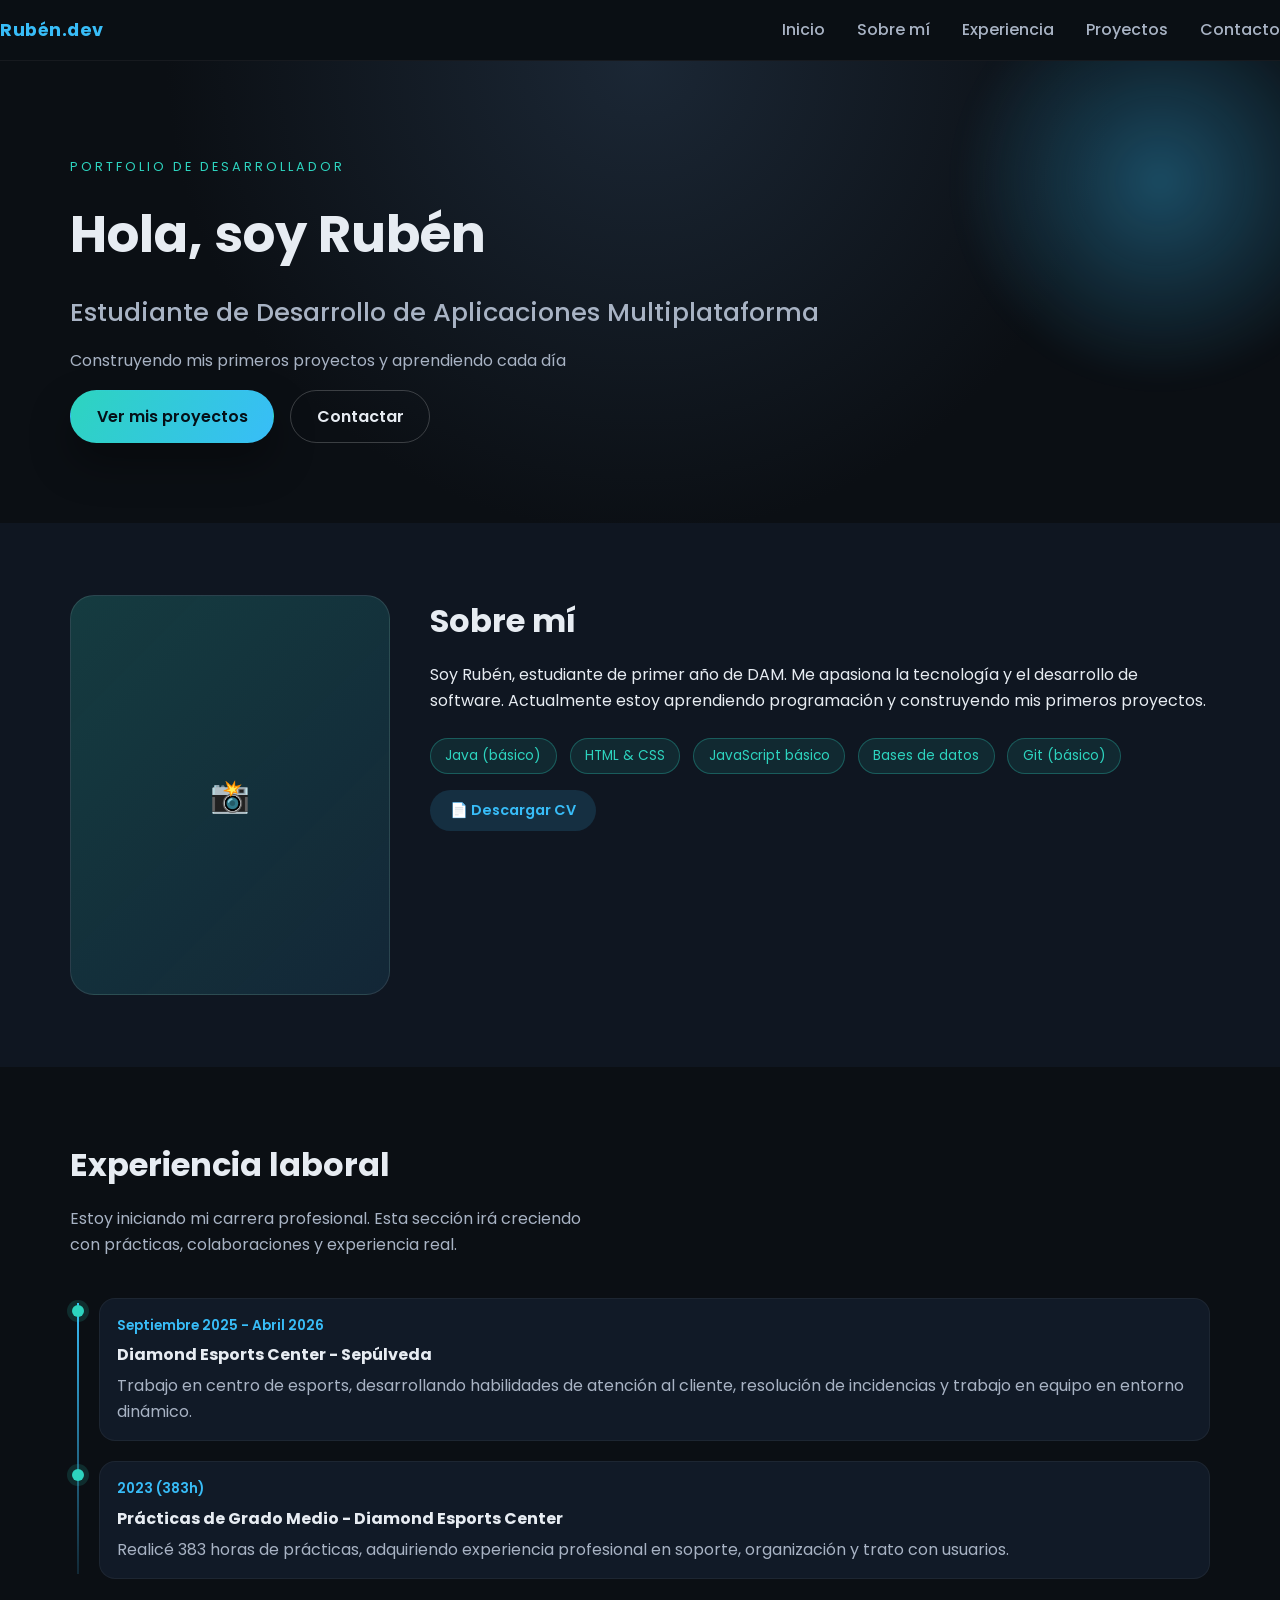
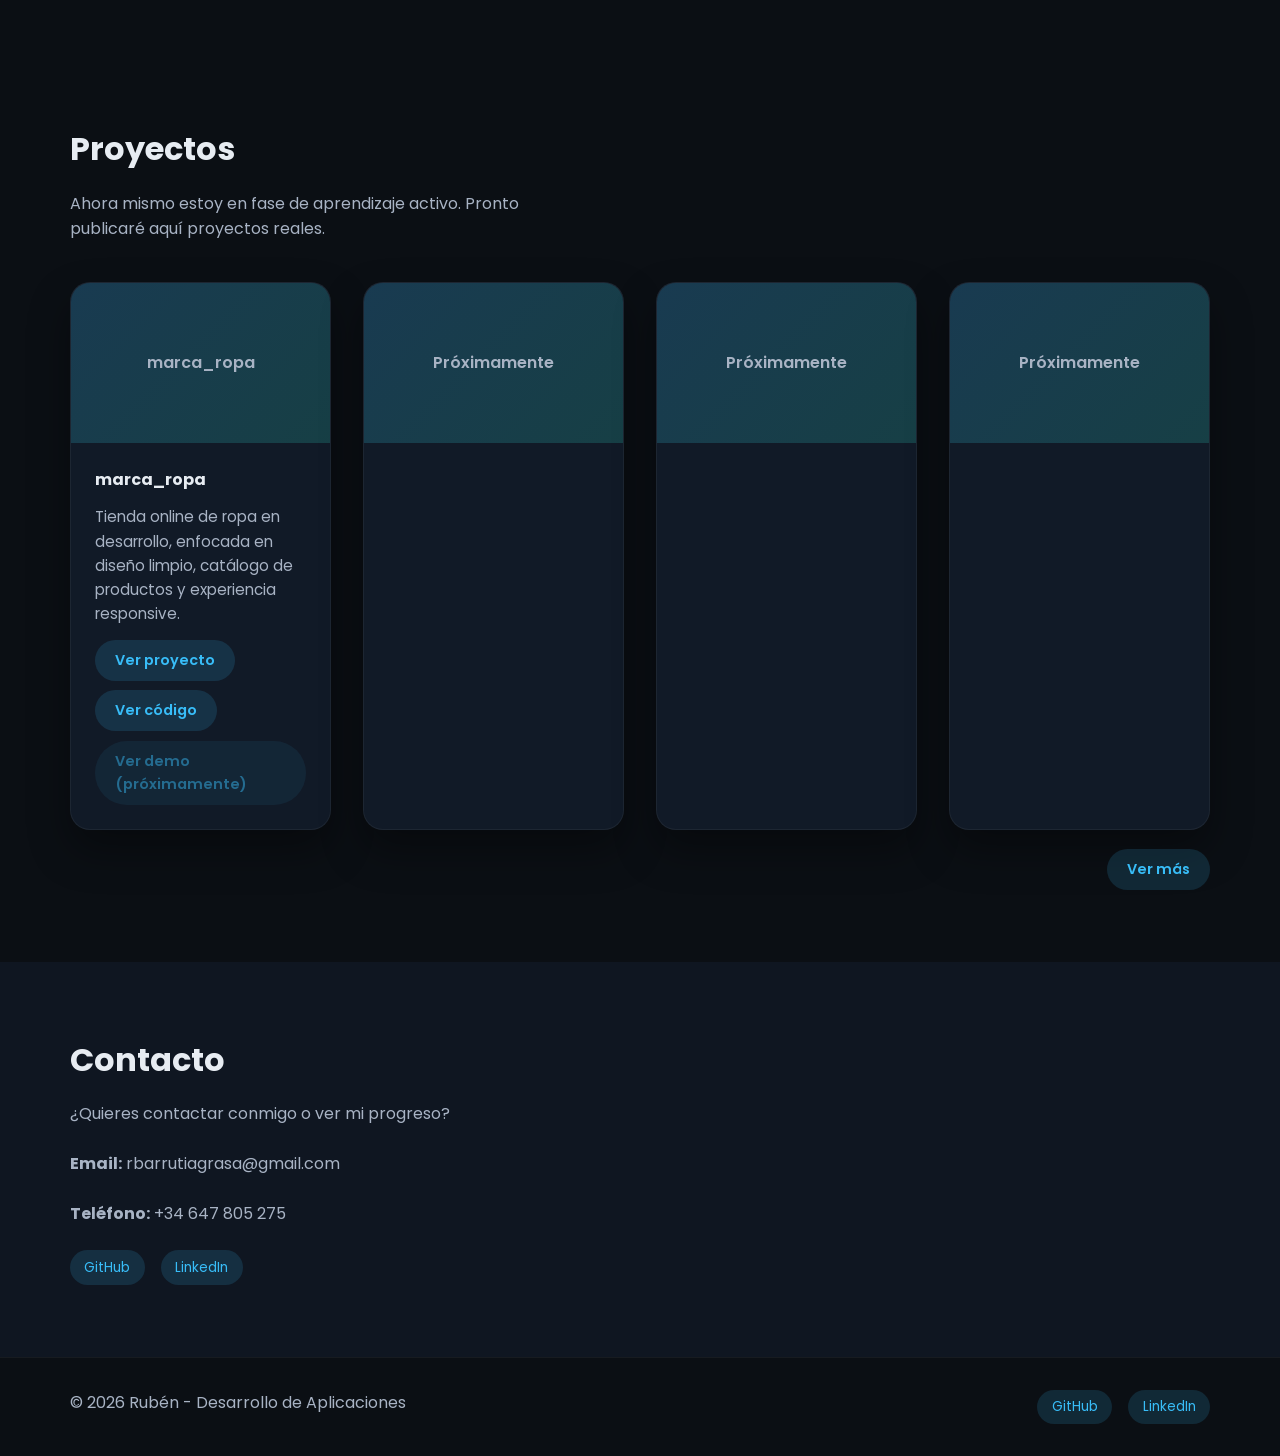
<file: index.html>
﻿<!doctype html>
<html lang="es">
<head>
  <!-- Metadatos básicos -->
  <meta charset="utf-8" />
  <meta name="viewport" content="width=device-width, initial-scale=1" />
  <title>Rubén.dev | Portfolio</title>
  <meta name="description" content="Portfolio personal de Rubén, estudiante de DAM y futuro desarrollador." />
  <!-- Meta etiquetas SEO -->
  <meta name="author" content="Rubén" />
  <meta name="robots" content="index, follow" />
  <link rel="canonical" href="https://ruben.dev/" />
  <meta property="og:title" content="Rubén.dev | Portfolio" />
  <meta property="og:description" content="Portfolio personal de Rubén, estudiante de DAM" />
  <meta property="og:type" content="website" />
  <meta property="og:url" content="https://ruben.dev/" />
  <!-- Favicon (emoji) -->
  <link rel="icon" href="data:image/svg+xml,%3Csvg xmlns='http://www.w3.org/2000/svg' viewBox='0 0 100 100'%3E%3Ctext y='0.9em' font-size='90'%3E%F0%9F%91%A8%E2%80%8D%F0%9F%92%BB%3C/text%3E%3C/svg%3E" />
  <!-- Tipografía -->
  <link rel="preconnect" href="https://fonts.googleapis.com" />
  <link rel="preconnect" href="https://fonts.gstatic.com" crossorigin />
  <link href="https://fonts.googleapis.com/css2?family=Poppins:wght@300;400;500;600;700&display=swap" rel="stylesheet" />
  <!-- Estilos -->
  <link rel="stylesheet" href="styles.css" />
</head>
<body>
  <!-- Accesibilidad: salto rápido al contenido principal -->
  <a class="skip-link" href="#contenido-principal">Saltar al contenido</a>

  <!-- Header / Navbar -->
  <header class="header" id="inicio">
    <nav class="nav">
      <a class="logo" href="#inicio">Rubén.dev</a>
      <button class="nav__toggle" aria-label="Abrir menú" aria-expanded="false">
        <span></span><span></span><span></span>
      </button>
      <ul class="nav__links">
        <li><a href="#inicio">Inicio</a></li>
        <li><a href="#sobre-mi">Sobre mí</a></li>
        <li><a href="#experiencia">Experiencia</a></li>
        <li><a href="#proyectos">Proyectos</a></li>
        <li><a href="#contacto">Contacto</a></li>
      </ul>
    </nav>
  </header>

  <main id="contenido-principal">
    <!-- Hero / Portada -->
    <section class="hero">
      <div class="container hero__content">
        <p class="eyebrow">Portfolio de desarrollador</p>
        <h1>Hola, soy Rubén</h1>
        <h2>Estudiante de Desarrollo de Aplicaciones Multiplataforma</h2>
        <p class="hero__text">Construyendo mis primeros proyectos y aprendiendo cada día</p>
        <div class="hero__actions">
          <a class="btn btn--primary" href="#proyectos">Ver mis proyectos</a>
          <a class="btn btn--ghost" href="#contacto">Contactar</a>
        </div>
      </div>
      <div class="hero__glow"></div>
    </section>

    <!-- Sobre mí -->
    <section class="about" id="sobre-mi">
      <div class="container grid">
        <div class="about__image reveal">
          <div class="placeholder" role="img" aria-label="Fotografía de Rubén">📸</div>
        </div>
        <div class="about__content reveal">
          <h3>Sobre mí</h3>
          <p>
            Soy Rubén, estudiante de primer año de DAM. Me apasiona la tecnología y el desarrollo de software.
            Actualmente estoy aprendiendo programación y construyendo mis primeros proyectos.
          </p>
          <ul class="skills">
            <li>Java (básico)</li>
            <li>HTML & CSS</li>
            <li>JavaScript básico</li>
            <li>Bases de datos</li>
            <li>Git (básico)</li>
          </ul>
          <!-- TODO: Crear el archivo cv-ruben.pdf en la raíz del proyecto -->
          <a href="cv-ruben.pdf" class="btn btn--small" download>📄 Descargar CV</a>
        </div>
      </div>
    </section>

    <!-- Experiencia laboral -->
    <section class="experience" id="experiencia">
      <div class="container">
        <div class="section__header reveal">
          <h3>Experiencia laboral</h3>
          <p>Estoy iniciando mi carrera profesional. Esta sección irá creciendo con prácticas, colaboraciones y experiencia real.</p>
        </div>
        <div class="timeline">
          <article class="timeline__item reveal">
            <div class="timeline__dot" aria-hidden="true"></div>
            <div class="timeline__content">
              <p class="timeline__date">Septiembre 2025 - Abril 2026</p>
              <h4>Diamond Esports Center - Sepúlveda</h4>
              <p>Trabajo en centro de esports, desarrollando habilidades de atención al cliente, resolución de incidencias y trabajo en equipo en entorno dinámico.</p>
            </div>
          </article>
          <article class="timeline__item reveal">
            <div class="timeline__dot" aria-hidden="true"></div>
            <div class="timeline__content">
              <p class="timeline__date">2023 (383h)</p>
              <h4>Prácticas de Grado Medio - Diamond Esports Center</h4>
              <p>Realicé 383 horas de prácticas, adquiriendo experiencia profesional en soporte, organización y trato con usuarios.</p>
            </div>
          </article>
        </div>
      </div>
    </section>

    <!-- Proyectos -->
    <section class="projects" id="proyectos">
      <div class="container">
        <div class="section__header reveal">
          <h3>Proyectos</h3>
          <p>Ahora mismo estoy en fase de aprendizaje activo. Pronto publicaré aquí proyectos reales.</p>
        </div>
        <div class="projects__grid">
          <!-- Primer proyecto publicado -->
          <article class="card reveal">
            <div class="card__media" role="img" aria-label="Vista previa del proyecto marca_ropa">marca_ropa</div>
            <div class="card__body">
              <h4>marca_ropa</h4>
              <p>Tienda online de ropa en desarrollo, enfocada en diseño limpio, catálogo de productos y experiencia responsive.</p>
              <div class="project-links">
                <a class="btn btn--small" href="proyecto-1.html">Ver proyecto</a>
                <a class="btn btn--small" href="https://github.com/RubenBG0204/marca_ropa" target="_blank" rel="noopener noreferrer">Ver código</a>
                <a class="btn btn--small btn--disabled" href="#" aria-disabled="true">Ver demo (próximamente)</a>
              </div>
            </div>
          </article>
          <!-- Tarjetas vacías hasta tener proyectos reales -->
          <article class="card reveal">
            <div class="card__media" role="img" aria-label="Espacio reservado para proyecto futuro">Próximamente</div>
          </article>
          <article class="card reveal">
            <div class="card__media" role="img" aria-label="Espacio reservado para proyecto futuro">Próximamente</div>
          </article>
          <article class="card reveal">
            <div class="card__media" role="img" aria-label="Espacio reservado para proyecto futuro">Próximamente</div>
          </article>
        </div>
        <div class="projects__more reveal">
          <a class="btn btn--small" href="proyectos.html">Ver más</a>
        </div>
      </div>
    </section>

    <!-- Contacto -->
    <section class="contact" id="contacto">
      <div class="container grid">
        <div class="contact__info reveal">
          <h3>Contacto</h3>
          <p>¿Quieres contactar conmigo o ver mi progreso?</p>
          <p><strong>Email:</strong> <a href="mailto:rbarrutiagrasa@gmail.com">rbarrutiagrasa@gmail.com</a></p>
          <p><strong>Teléfono:</strong> <a href="tel:+34647805275">+34 647 805 275</a></p>
          <div class="socials">
            <a href="https://github.com/RubenBG0204" target="_blank" rel="noopener noreferrer" aria-label="GitHub">GitHub</a>
            <a href="https://linkedin.com/in/ruben-barrutia" target="_blank" rel="noopener noreferrer" aria-label="LinkedIn">LinkedIn</a>
          </div>
        </div>
      </div>
    </section>
  </main>

  <!-- Footer -->
  <footer class="footer">
    <div class="container footer__content">
      <p>© <span id="current-year"></span> Rubén - Desarrollo de Aplicaciones</p>
      <div class="socials">
        <a href="https://github.com/RubenBG0204" target="_blank" rel="noopener noreferrer">GitHub</a>
        <a href="https://linkedin.com/in/ruben-barrutia" target="_blank" rel="noopener noreferrer">LinkedIn</a>
      </div>
    </div>
  </footer>

  <!-- Botón volver arriba -->
  <button class="scroll-top" aria-label="Volver arriba">↑</button>

  <!-- Scripts -->
  <script src="script.js"></script>
</body>
</html>
</file>
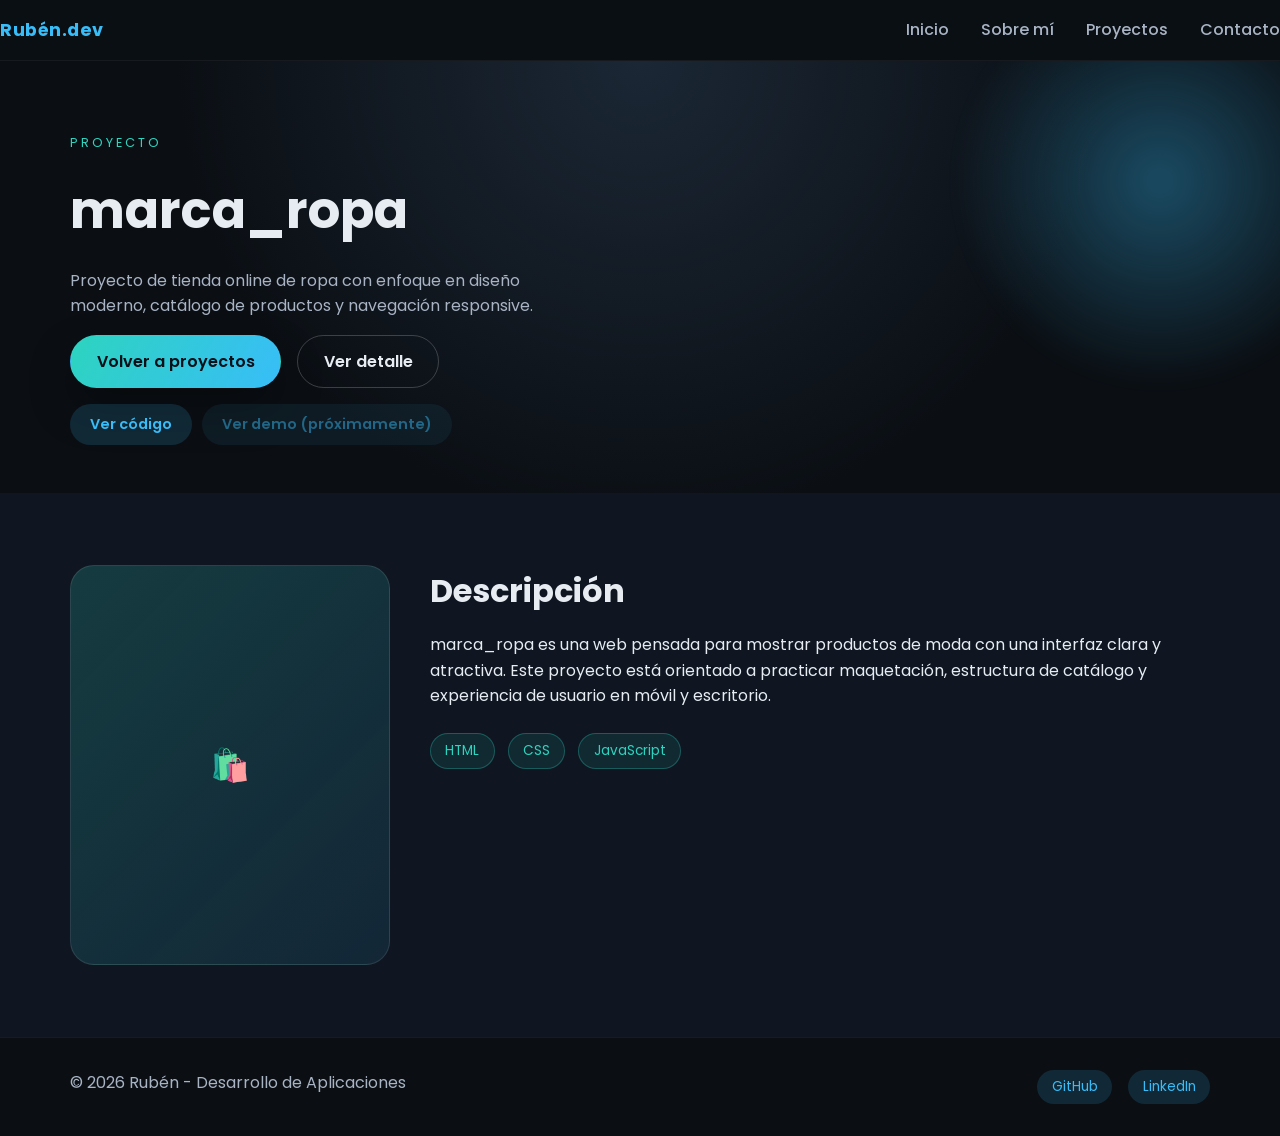
<file: proyecto-1.html>
﻿<!doctype html>
<html lang="es">
<head>
  <!-- Metadatos básicos -->
  <meta charset="utf-8" />
  <meta name="viewport" content="width=device-width, initial-scale=1" />
  <title>marca_ropa | Rubén.dev</title>
  <meta name="description" content="Proyecto: marca_ropa." />
  <!-- Favicon (emoji) -->
  <link rel="icon" href="data:image/svg+xml,%3Csvg xmlns='http://www.w3.org/2000/svg' viewBox='0 0 100 100'%3E%3Ctext y='0.9em' font-size='90'%3E%F0%9F%91%A8%E2%80%8D%F0%9F%92%BB%3C/text%3E%3C/svg%3E" />
  <!-- Tipografía -->
  <link rel="preconnect" href="https://fonts.googleapis.com" />
  <link rel="preconnect" href="https://fonts.gstatic.com" crossorigin />
  <link href="https://fonts.googleapis.com/css2?family=Poppins:wght@300;400;500;600;700&display=swap" rel="stylesheet" />
  <!-- Estilos -->
  <link rel="stylesheet" href="styles.css" />
</head>
<body>
  <!-- Header / Navbar -->
  <header class="header" id="inicio">
    <nav class="nav">
      <a class="logo" href="index.html#inicio">Rubén.dev</a>
      <button class="nav__toggle" aria-label="Abrir menú" aria-expanded="false">
        <span></span><span></span><span></span>
      </button>
      <ul class="nav__links">
        <li><a href="index.html#inicio">Inicio</a></li>
        <li><a href="index.html#sobre-mi">Sobre mí</a></li>
        <li><a href="index.html#proyectos">Proyectos</a></li>
        <li><a href="index.html#contacto">Contacto</a></li>
      </ul>
    </nav>
  </header>

  <main>
    <!-- Hero del proyecto -->
    <section class="hero" style="padding:4.5rem 0 3rem;">
      <div class="container hero__content">
        <p class="eyebrow">Proyecto</p>
        <h1>marca_ropa</h1>
        <p class="hero__text">Proyecto de tienda online de ropa con enfoque en diseño moderno, catálogo de productos y navegación responsive.</p>
        <div class="hero__actions">
          <a class="btn btn--primary" href="index.html#proyectos">Volver a proyectos</a>
          <a class="btn btn--ghost" href="#detalle">Ver detalle</a>
        </div>
        <div class="project-links">
          <a class="btn btn--small" href="https://github.com/RubenBG0204/marca_ropa" target="_blank" rel="noopener noreferrer">Ver código</a>
          <a class="btn btn--small btn--disabled" href="#" aria-disabled="true">Ver demo (próximamente)</a>
        </div>
      </div>
      <div class="hero__glow"></div>
    </section>

    <!-- Detalle del proyecto -->
    <section class="about" id="detalle">
      <div class="container grid">
        <div class="about__image reveal">
          <div class="placeholder" role="img" aria-label="Vista previa del proyecto marca_ropa">🛍️</div>
        </div>
        <div class="about__content reveal">
          <h3>Descripción</h3>
          <p>
            marca_ropa es una web pensada para mostrar productos de moda con una interfaz clara y atractiva.
            Este proyecto está orientado a practicar maquetación, estructura de catálogo y experiencia de usuario en móvil y escritorio.
          </p>
          <ul class="skills">
            <li>HTML</li>
            <li>CSS</li>
            <li>JavaScript</li>
          </ul>
        </div>
      </div>
    </section>
  </main>

  <!-- Footer -->
  <footer class="footer">
    <div class="container footer__content">
      <p>© <span id="current-year"></span> Rubén - Desarrollo de Aplicaciones</p>
      <div class="socials">
        <a href="https://github.com/RubenBG0204" target="_blank" rel="noopener noreferrer">GitHub</a>
        <a href="https://linkedin.com/in/ruben-barrutia" target="_blank" rel="noopener noreferrer">LinkedIn</a>
      </div>
    </div>
  </footer>

  <!-- Botón volver arriba -->
  <button class="scroll-top" aria-label="Volver arriba">↑</button>

  <!-- Scripts -->
  <script src="script.js"></script>
</body>
</html>
</file>
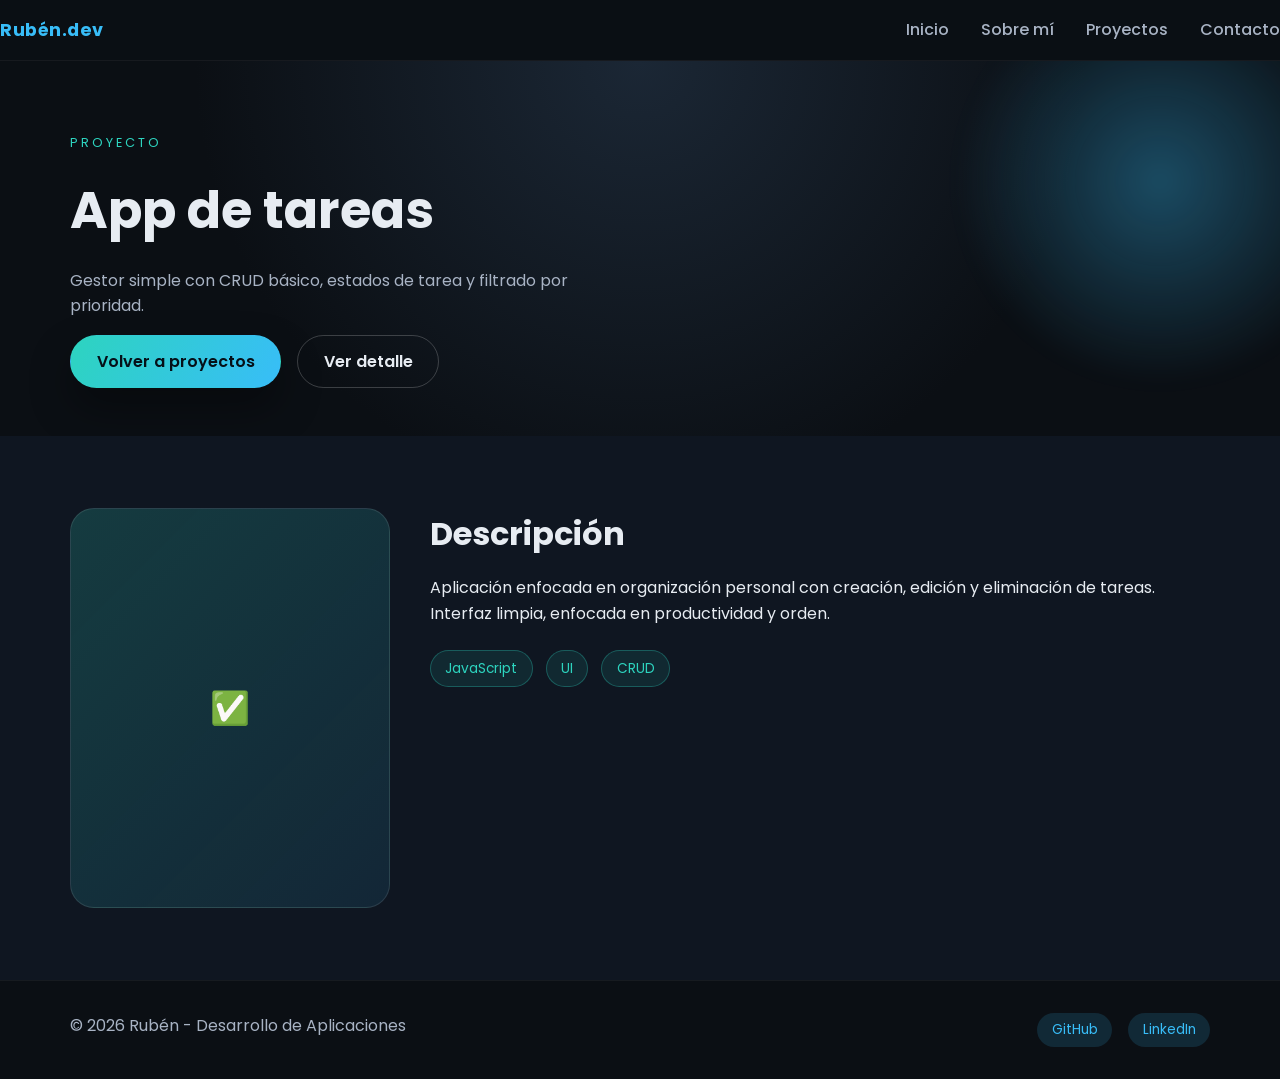
<file: proyecto-2.html>
﻿<!doctype html>
<html lang="es">
<head>
  <!-- Metadatos básicos -->
  <meta charset="utf-8" />
  <meta name="viewport" content="width=device-width, initial-scale=1" />
  <title>App de tareas | Rubén.dev</title>
  <meta name="description" content="Proyecto: App de tareas." />
  <!-- Favicon (emoji) -->
  <link rel="icon" href="data:image/svg+xml,%3Csvg xmlns='http://www.w3.org/2000/svg' viewBox='0 0 100 100'%3E%3Ctext y='0.9em' font-size='90'%3E%F0%9F%91%A8%E2%80%8D%F0%9F%92%BB%3C/text%3E%3C/svg%3E" />
  <!-- Tipografía -->
  <link rel="preconnect" href="https://fonts.googleapis.com" />
  <link rel="preconnect" href="https://fonts.gstatic.com" crossorigin />
  <link href="https://fonts.googleapis.com/css2?family=Poppins:wght@300;400;500;600;700&display=swap" rel="stylesheet" />
  <!-- Estilos -->
  <link rel="stylesheet" href="styles.css" />
</head>
<body>
  <!-- Header / Navbar -->
  <header class="header" id="inicio">
    <nav class="nav">
      <a class="logo" href="index.html#inicio">Rubén.dev</a>
      <button class="nav__toggle" aria-label="Abrir menú" aria-expanded="false">
        <span></span><span></span><span></span>
      </button>
      <ul class="nav__links">
        <li><a href="index.html#inicio">Inicio</a></li>
        <li><a href="index.html#sobre-mi">Sobre mí</a></li>
        <li><a href="index.html#proyectos">Proyectos</a></li>
        <li><a href="index.html#contacto">Contacto</a></li>
      </ul>
    </nav>
  </header>

  <main>
    <!-- Hero del proyecto -->
    <section class="hero" style="padding:4.5rem 0 3rem;">
      <div class="container hero__content">
        <p class="eyebrow">Proyecto</p>
        <h1>App de tareas</h1>
        <p class="hero__text">Gestor simple con CRUD básico, estados de tarea y filtrado por prioridad.</p>
        <div class="hero__actions">
          <a class="btn btn--primary" href="index.html#proyectos">Volver a proyectos</a>
          <a class="btn btn--ghost" href="#detalle">Ver detalle</a>
        </div>
      </div>
      <div class="hero__glow"></div>
    </section>

    <!-- Detalle del proyecto -->
    <section class="about" id="detalle">
      <div class="container grid">
        <div class="about__image reveal">
          <div class="placeholder" role="img" aria-label="Vista previa de la app de tareas">✅</div>
        </div>
        <div class="about__content reveal">
          <h3>Descripción</h3>
          <p>
            Aplicación enfocada en organización personal con creación, edición y eliminación de tareas.
            Interfaz limpia, enfocada en productividad y orden.
          </p>
          <ul class="skills">
            <li>JavaScript</li>
            <li>UI</li>
            <li>CRUD</li>
          </ul>
        </div>
      </div>
    </section>
  </main>

  <!-- Footer -->
  <footer class="footer">
    <div class="container footer__content">
      <p>© <span id="current-year"></span> Rubén - Desarrollo de Aplicaciones</p>
      <div class="socials">
        <a href="https://github.com/RubenBG0204" target="_blank" rel="noopener noreferrer">GitHub</a>
        <a href="https://linkedin.com/in/ruben-barrutia" target="_blank" rel="noopener noreferrer">LinkedIn</a>
      </div>
    </div>
  </footer>

  <!-- Botón volver arriba -->
  <button class="scroll-top" aria-label="Volver arriba">↑</button>

  <!-- Scripts -->
  <script src="script.js"></script>
</body>
</html>
</file>
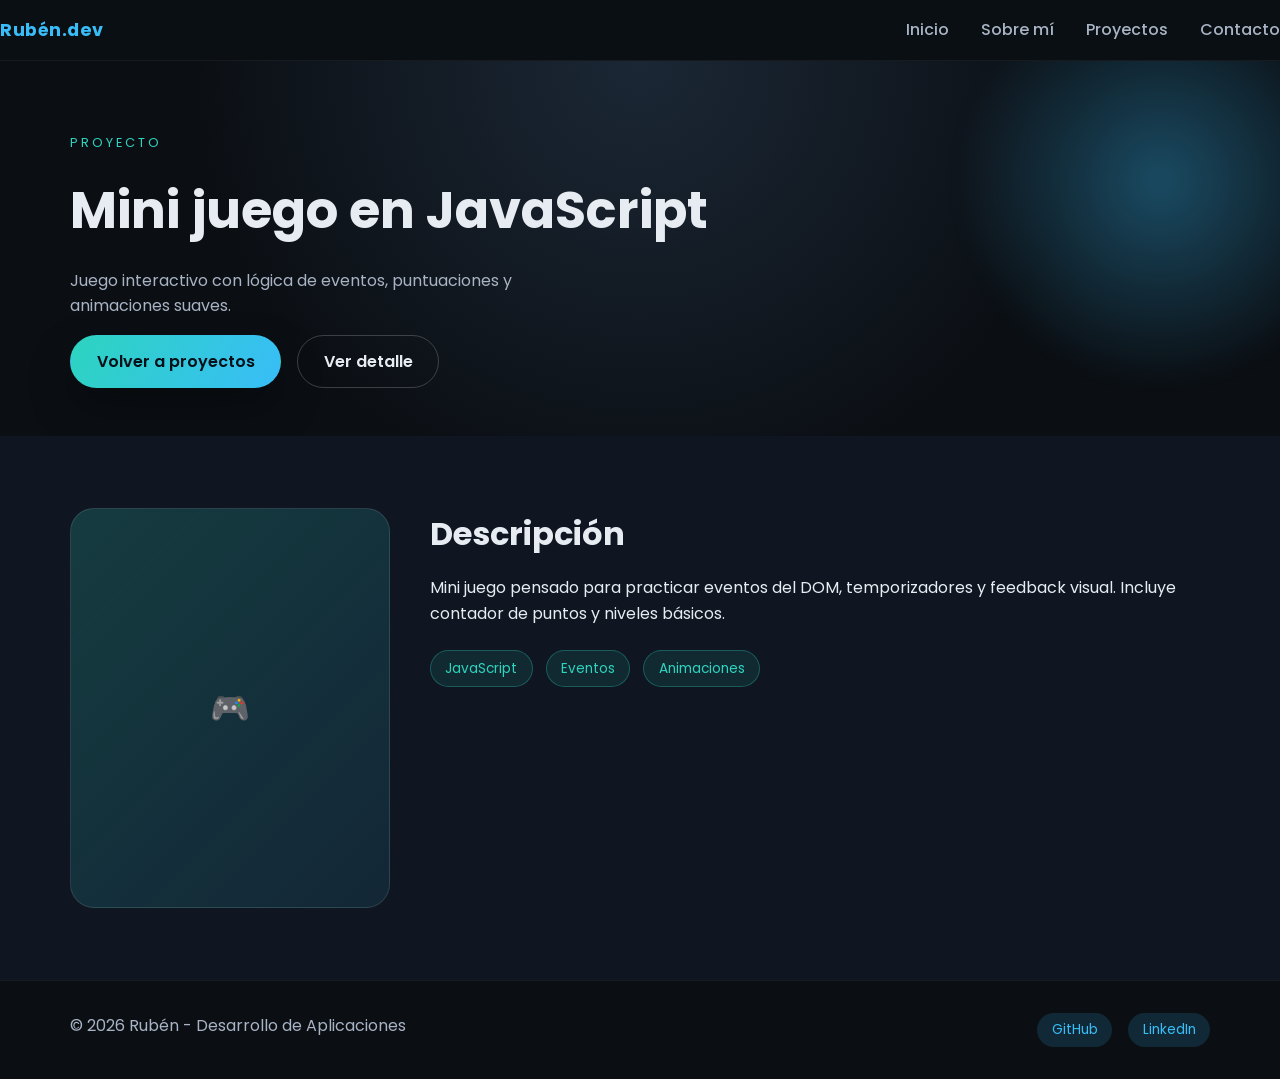
<file: proyecto-3.html>
﻿<!doctype html>
<html lang="es">
<head>
  <!-- Metadatos básicos -->
  <meta charset="utf-8" />
  <meta name="viewport" content="width=device-width, initial-scale=1" />
  <title>Mini juego en JavaScript | Rubén.dev</title>
  <meta name="description" content="Proyecto: Mini juego en JavaScript." />
  <!-- Favicon (emoji) -->
  <link rel="icon" href="data:image/svg+xml,%3Csvg xmlns='http://www.w3.org/2000/svg' viewBox='0 0 100 100'%3E%3Ctext y='0.9em' font-size='90'%3E%F0%9F%91%A8%E2%80%8D%F0%9F%92%BB%3C/text%3E%3C/svg%3E" />
  <!-- Tipografía -->
  <link rel="preconnect" href="https://fonts.googleapis.com" />
  <link rel="preconnect" href="https://fonts.gstatic.com" crossorigin />
  <link href="https://fonts.googleapis.com/css2?family=Poppins:wght@300;400;500;600;700&display=swap" rel="stylesheet" />
  <!-- Estilos -->
  <link rel="stylesheet" href="styles.css" />
</head>
<body>
  <!-- Header / Navbar -->
  <header class="header" id="inicio">
    <nav class="nav">
      <a class="logo" href="index.html#inicio">Rubén.dev</a>
      <button class="nav__toggle" aria-label="Abrir menú" aria-expanded="false">
        <span></span><span></span><span></span>
      </button>
      <ul class="nav__links">
        <li><a href="index.html#inicio">Inicio</a></li>
        <li><a href="index.html#sobre-mi">Sobre mí</a></li>
        <li><a href="index.html#proyectos">Proyectos</a></li>
        <li><a href="index.html#contacto">Contacto</a></li>
      </ul>
    </nav>
  </header>

  <main>
    <!-- Hero del proyecto -->
    <section class="hero" style="padding:4.5rem 0 3rem;">
      <div class="container hero__content">
        <p class="eyebrow">Proyecto</p>
        <h1>Mini juego en JavaScript</h1>
        <p class="hero__text">Juego interactivo con lógica de eventos, puntuaciones y animaciones suaves.</p>
        <div class="hero__actions">
          <a class="btn btn--primary" href="index.html#proyectos">Volver a proyectos</a>
          <a class="btn btn--ghost" href="#detalle">Ver detalle</a>
        </div>
      </div>
      <div class="hero__glow"></div>
    </section>

    <!-- Detalle del proyecto -->
    <section class="about" id="detalle">
      <div class="container grid">
        <div class="about__image reveal">
          <div class="placeholder" role="img" aria-label="Vista previa del mini juego">🎮</div>
        </div>
        <div class="about__content reveal">
          <h3>Descripción</h3>
          <p>
            Mini juego pensado para practicar eventos del DOM, temporizadores y feedback visual.
            Incluye contador de puntos y niveles básicos.
          </p>
          <ul class="skills">
            <li>JavaScript</li>
            <li>Eventos</li>
            <li>Animaciones</li>
          </ul>
        </div>
      </div>
    </section>
  </main>

  <!-- Footer -->
  <footer class="footer">
    <div class="container footer__content">
      <p>© <span id="current-year"></span> Rubén - Desarrollo de Aplicaciones</p>
      <div class="socials">
        <a href="https://github.com/RubenBG0204" target="_blank" rel="noopener noreferrer">GitHub</a>
        <a href="https://linkedin.com/in/ruben-barrutia" target="_blank" rel="noopener noreferrer">LinkedIn</a>
      </div>
    </div>
  </footer>

  <!-- Botón volver arriba -->
  <button class="scroll-top" aria-label="Volver arriba">↑</button>

  <!-- Scripts -->
  <script src="script.js"></script>
</body>
</html>
</file>
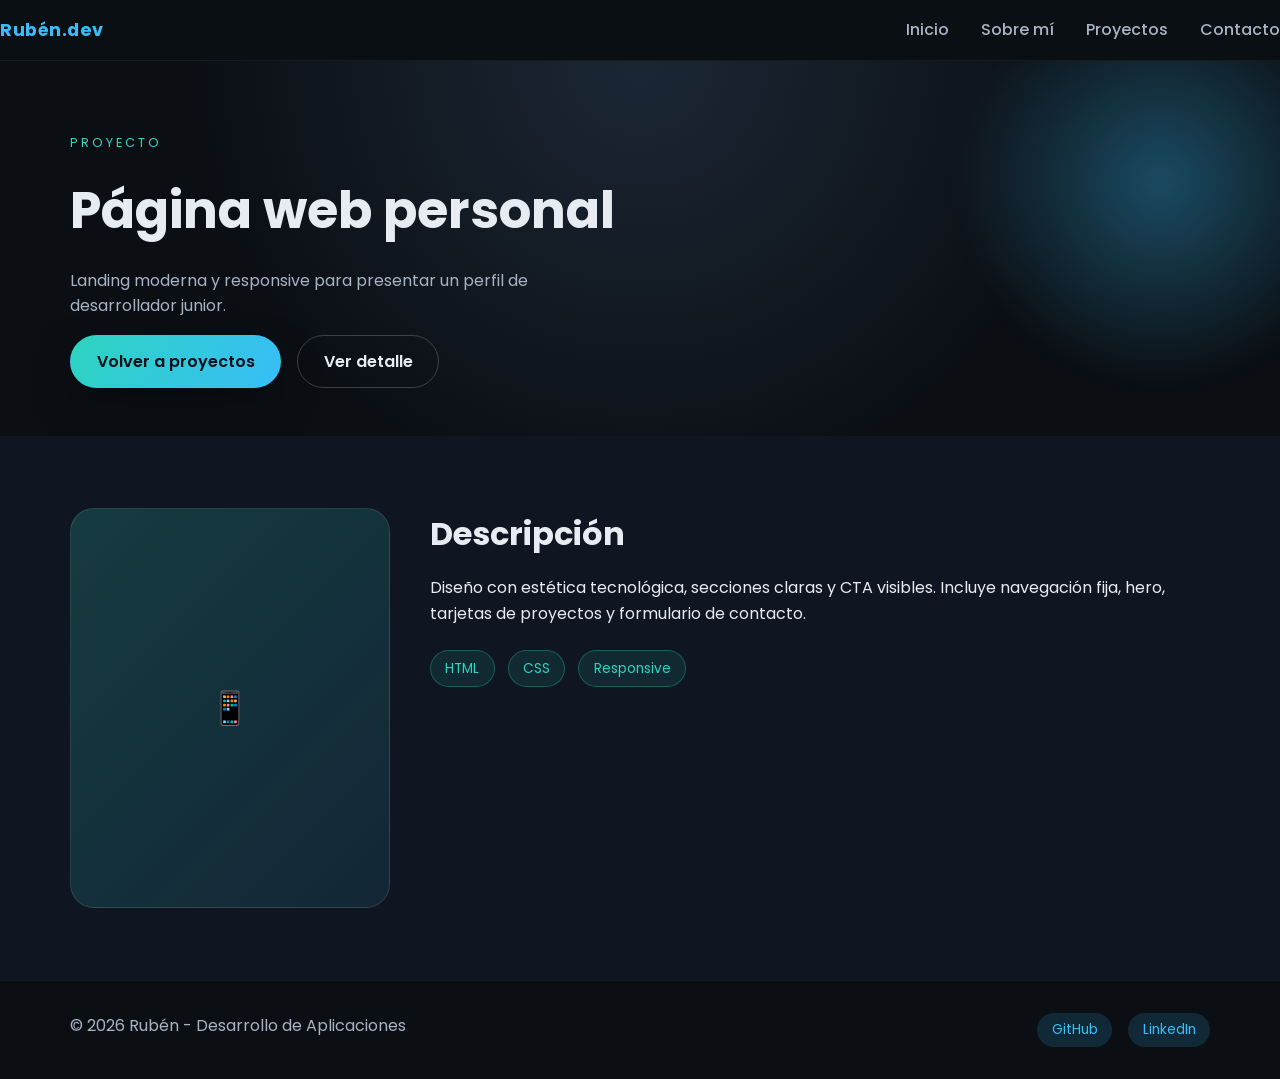
<file: proyecto-4.html>
﻿<!doctype html>
<html lang="es">
<head>
  <!-- Metadatos básicos -->
  <meta charset="utf-8" />
  <meta name="viewport" content="width=device-width, initial-scale=1" />
  <title>Página web personal | Rubén.dev</title>
  <meta name="description" content="Proyecto: Página web personal." />
  <!-- Favicon (emoji) -->
  <link rel="icon" href="data:image/svg+xml,%3Csvg xmlns='http://www.w3.org/2000/svg' viewBox='0 0 100 100'%3E%3Ctext y='0.9em' font-size='90'%3E%F0%9F%91%A8%E2%80%8D%F0%9F%92%BB%3C/text%3E%3C/svg%3E" />
  <!-- Tipografía -->
  <link rel="preconnect" href="https://fonts.googleapis.com" />
  <link rel="preconnect" href="https://fonts.gstatic.com" crossorigin />
  <link href="https://fonts.googleapis.com/css2?family=Poppins:wght@300;400;500;600;700&display=swap" rel="stylesheet" />
  <!-- Estilos -->
  <link rel="stylesheet" href="styles.css" />
</head>
<body>
  <!-- Header / Navbar -->
  <header class="header" id="inicio">
    <nav class="nav">
      <a class="logo" href="index.html#inicio">Rubén.dev</a>
      <button class="nav__toggle" aria-label="Abrir menú" aria-expanded="false">
        <span></span><span></span><span></span>
      </button>
      <ul class="nav__links">
        <li><a href="index.html#inicio">Inicio</a></li>
        <li><a href="index.html#sobre-mi">Sobre mí</a></li>
        <li><a href="index.html#proyectos">Proyectos</a></li>
        <li><a href="index.html#contacto">Contacto</a></li>
      </ul>
    </nav>
  </header>

  <main>
    <!-- Hero del proyecto -->
    <section class="hero" style="padding:4.5rem 0 3rem;">
      <div class="container hero__content">
        <p class="eyebrow">Proyecto</p>
        <h1>Página web personal</h1>
        <p class="hero__text">Landing moderna y responsive para presentar un perfil de desarrollador junior.</p>
        <div class="hero__actions">
          <a class="btn btn--primary" href="index.html#proyectos">Volver a proyectos</a>
          <a class="btn btn--ghost" href="#detalle">Ver detalle</a>
        </div>
      </div>
      <div class="hero__glow"></div>
    </section>

    <!-- Detalle del proyecto -->
    <section class="about" id="detalle">
      <div class="container grid">
        <div class="about__image reveal">
          <div class="placeholder" role="img" aria-label="Vista previa de la web personal">📱</div>
        </div>
        <div class="about__content reveal">
          <h3>Descripción</h3>
          <p>
            Diseño con estética tecnológica, secciones claras y CTA visibles. Incluye navegación fija, hero,
            tarjetas de proyectos y formulario de contacto.
          </p>
          <ul class="skills">
            <li>HTML</li>
            <li>CSS</li>
            <li>Responsive</li>
          </ul>
        </div>
      </div>
    </section>
  </main>

  <!-- Footer -->
  <footer class="footer">
    <div class="container footer__content">
      <p>© <span id="current-year"></span> Rubén - Desarrollo de Aplicaciones</p>
      <div class="socials">
        <a href="https://github.com/RubenBG0204" target="_blank" rel="noopener noreferrer">GitHub</a>
        <a href="https://linkedin.com/in/ruben-barrutia" target="_blank" rel="noopener noreferrer">LinkedIn</a>
      </div>
    </div>
  </footer>

  <!-- Botón volver arriba -->
  <button class="scroll-top" aria-label="Volver arriba">↑</button>

  <!-- Scripts -->
  <script src="script.js"></script>
</body>
</html>
</file>
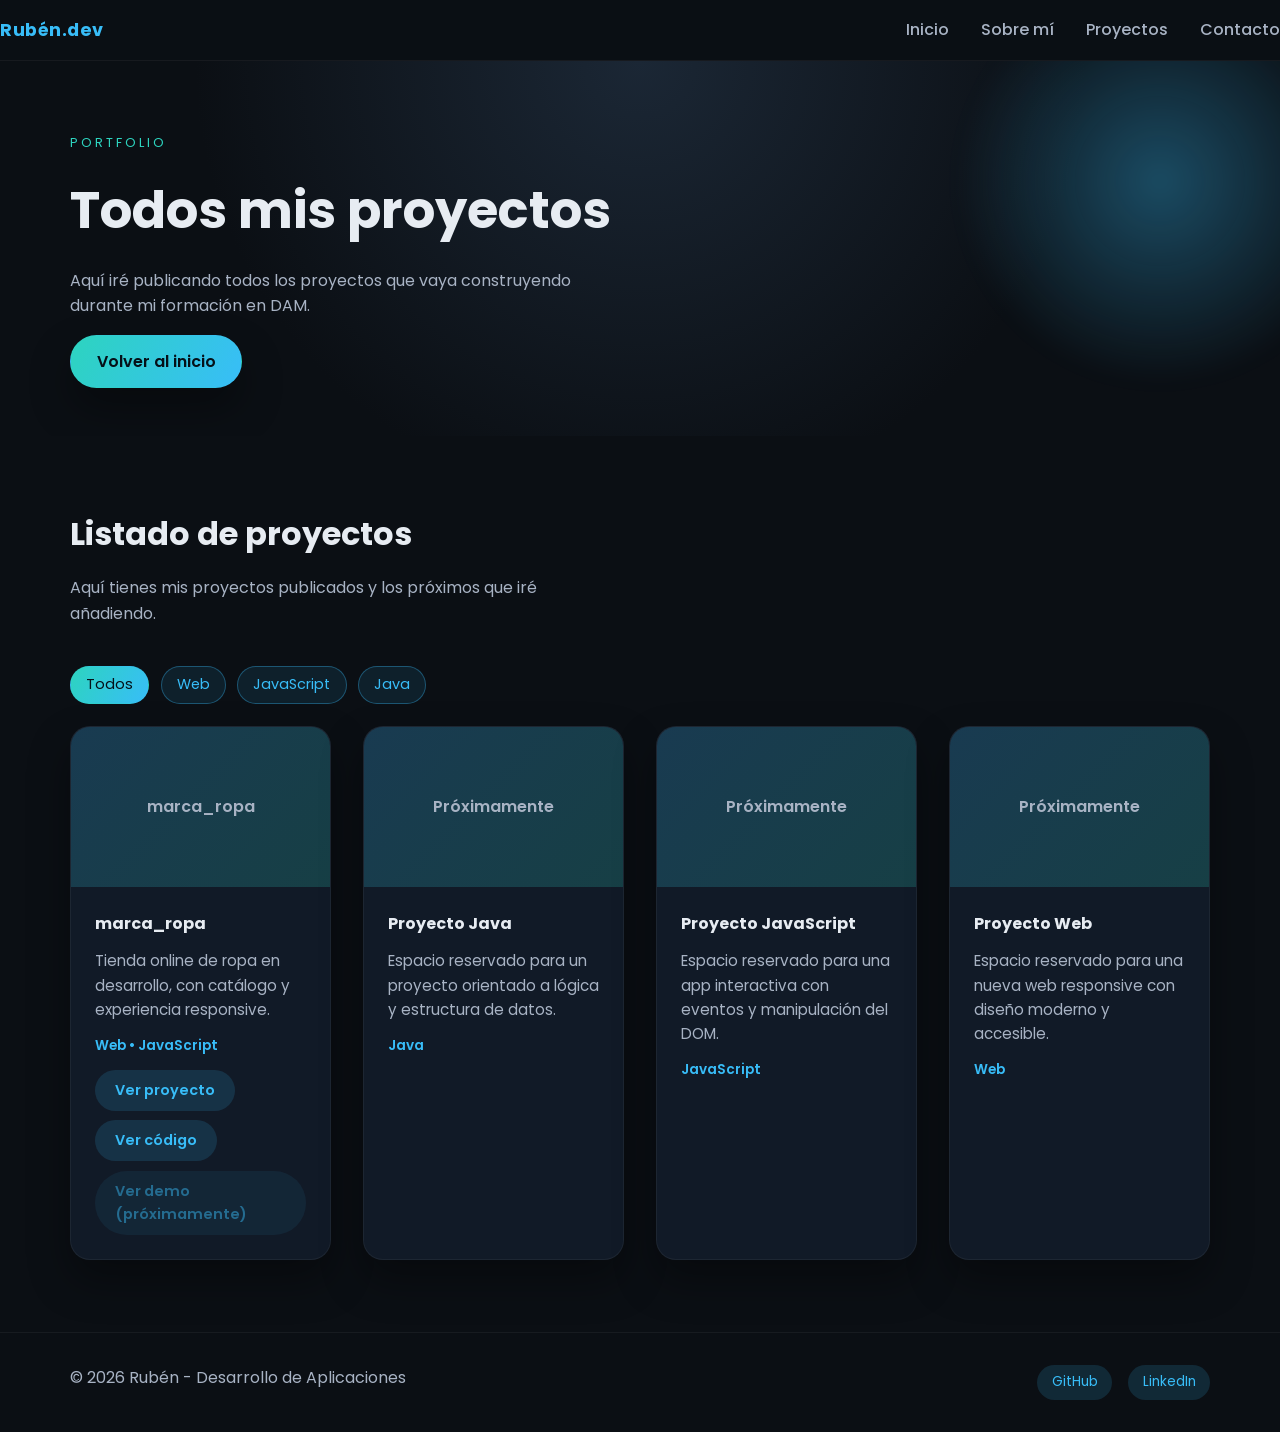
<file: proyectos.html>
﻿<!doctype html>
<html lang="es">
<head>
  <!-- Metadatos básicos -->
  <meta charset="utf-8" />
  <meta name="viewport" content="width=device-width, initial-scale=1" />
  <title>Todos mis proyectos | Rubén.dev</title>
  <meta name="description" content="Listado de todos los proyectos de Rubén." />
  <!-- Favicon (emoji) -->
  <link rel="icon" href="data:image/svg+xml,%3Csvg xmlns='http://www.w3.org/2000/svg' viewBox='0 0 100 100'%3E%3Ctext y='0.9em' font-size='90'%3E%F0%9F%91%A8%E2%80%8D%F0%9F%92%BB%3C/text%3E%3C/svg%3E" />
  <!-- Tipografía -->
  <link rel="preconnect" href="https://fonts.googleapis.com" />
  <link rel="preconnect" href="https://fonts.gstatic.com" crossorigin />
  <link href="https://fonts.googleapis.com/css2?family=Poppins:wght@300;400;500;600;700&display=swap" rel="stylesheet" />
  <!-- Estilos -->
  <link rel="stylesheet" href="styles.css" />
</head>
<body>
  <!-- Accesibilidad: salto rápido al contenido principal -->
  <a class="skip-link" href="#contenido-principal">Saltar al contenido</a>

  <!-- Header / Navbar -->
  <header class="header" id="inicio">
    <nav class="nav">
      <a class="logo" href="index.html#inicio">Rubén.dev</a>
      <button class="nav__toggle" aria-label="Abrir menú" aria-expanded="false">
        <span></span><span></span><span></span>
      </button>
      <ul class="nav__links">
        <li><a href="index.html#inicio">Inicio</a></li>
        <li><a href="index.html#sobre-mi">Sobre mí</a></li>
        <li><a href="index.html#proyectos">Proyectos</a></li>
        <li><a href="index.html#contacto">Contacto</a></li>
      </ul>
    </nav>
  </header>

  <main id="contenido-principal">
    <!-- Portada -->
    <section class="hero" style="padding: 4.5rem 0 3rem;">
      <div class="container hero__content">
        <p class="eyebrow">Portfolio</p>
        <h1>Todos mis proyectos</h1>
        <p class="hero__text">Aquí iré publicando todos los proyectos que vaya construyendo durante mi formación en DAM.</p>
        <div class="hero__actions">
          <a class="btn btn--primary" href="index.html#proyectos">Volver al inicio</a>
        </div>
      </div>
      <div class="hero__glow"></div>
    </section>

    <!-- Listado general -->
    <section class="projects" id="listado-proyectos">
      <div class="container">
        <div class="section__header reveal">
          <h3>Listado de proyectos</h3>
          <p>Aquí tienes mis proyectos publicados y los próximos que iré añadiendo.</p>
        </div>

        <div class="projects__filters reveal" role="group" aria-label="Filtrar proyectos por tecnología">
          <button class="filter-btn is-active" type="button" data-filter="all">Todos</button>
          <button class="filter-btn" type="button" data-filter="web">Web</button>
          <button class="filter-btn" type="button" data-filter="js">JavaScript</button>
          <button class="filter-btn" type="button" data-filter="java">Java</button>
        </div>

        <div class="projects__grid">
          <article class="card reveal" data-category="web js">
            <div class="card__media" role="img" aria-label="Vista previa del proyecto marca_ropa">marca_ropa</div>
            <div class="card__body">
              <h4>marca_ropa</h4>
              <p>Tienda online de ropa en desarrollo, con catálogo y experiencia responsive.</p>
              <p class="project-tag">Web • JavaScript</p>
              <div class="project-links">
                <a class="btn btn--small" href="proyecto-1.html">Ver proyecto</a>
                <a class="btn btn--small" href="https://github.com/RubenBG0204/marca_ropa" target="_blank" rel="noopener noreferrer">Ver código</a>
                <a class="btn btn--small btn--disabled" href="#" aria-disabled="true">Ver demo (próximamente)</a>
              </div>
            </div>
          </article>
          <article class="card reveal" data-category="java">
            <div class="card__media" role="img" aria-label="Proyecto Java en preparación">Próximamente</div>
            <div class="card__body">
              <h4>Proyecto Java</h4>
              <p>Espacio reservado para un proyecto orientado a lógica y estructura de datos.</p>
              <p class="project-tag">Java</p>
            </div>
          </article>
          <article class="card reveal" data-category="js">
            <div class="card__media" role="img" aria-label="Proyecto JavaScript en preparación">Próximamente</div>
            <div class="card__body">
              <h4>Proyecto JavaScript</h4>
              <p>Espacio reservado para una app interactiva con eventos y manipulación del DOM.</p>
              <p class="project-tag">JavaScript</p>
            </div>
          </article>
          <article class="card reveal" data-category="web">
            <div class="card__media" role="img" aria-label="Proyecto web en preparación">Próximamente</div>
            <div class="card__body">
              <h4>Proyecto Web</h4>
              <p>Espacio reservado para una nueva web responsive con diseño moderno y accesible.</p>
              <p class="project-tag">Web</p>
            </div>
          </article>
        </div>
      </div>
    </section>
  </main>

  <!-- Footer -->
  <footer class="footer">
    <div class="container footer__content">
      <p>© <span id="current-year"></span> Rubén - Desarrollo de Aplicaciones</p>
      <div class="socials">
        <a href="https://github.com/RubenBG0204" target="_blank" rel="noopener noreferrer">GitHub</a>
        <a href="https://linkedin.com/in/ruben-barrutia" target="_blank" rel="noopener noreferrer">LinkedIn</a>
      </div>
    </div>
  </footer>

  <!-- Botón volver arriba -->
  <button class="scroll-top" aria-label="Volver arriba">↑</button>

  <!-- Scripts -->
  <script src="script.js"></script>
</body>
</html>
</file>
<file: styles.css>
﻿:root {
  /* Colores y sombras globales */
  --bg: #0b0f14;
  --bg-alt: #0f1621;
  --card: #111a27;
  --text: #e7ecf2;
  --muted: #a8b3c4;
  --accent: #2dd4bf;
  --accent-2: #38bdf8;
  --shadow: 0 20px 40px rgba(0, 0, 0, 0.35);
}

/* Reset básico */
* {
  box-sizing: border-box;
  margin: 0;
  padding: 0;
}

html {
  scroll-behavior: smooth;
}

/* Estilos generales */
body {
  font-family: "Poppins", sans-serif;
  background: var(--bg);
  color: var(--text);
  line-height: 1.6;
  animation: fadeIn 0.8s ease both;
}

img {
  max-width: 100%;
  display: block;
}

a {
  color: inherit;
  text-decoration: none;
}

.skip-link {
  position: absolute;
  left: -9999px;
  top: 0;
  z-index: 2000;
  background: var(--accent-2);
  color: #051018;
  padding: 0.65rem 1rem;
  border-radius: 0 0 10px 10px;
  font-weight: 600;
}

.skip-link:focus {
  left: 1rem;
}

.container {
  width: min(1140px, 90%);
  margin: 0 auto;
}

/* Header / Navbar */
.header {
  position: sticky;
  top: 0;
  z-index: 1000;
  background: rgba(11, 15, 20, 0.8);
  backdrop-filter: blur(12px);
  border-bottom: 1px solid rgba(255, 255, 255, 0.05);
}

.nav {
  display: flex;
  align-items: center;
  justify-content: space-between;
  padding: 1rem 0;
}

.logo {
  font-weight: 700;
  letter-spacing: 0.5px;
  color: var(--accent-2);
  font-size: 1.1rem;
}

.nav__links {
  display: flex;
  gap: 2rem;
  list-style: none;
}

.nav__links a {
  color: var(--muted);
  font-weight: 500;
  transition: color 0.3s ease;
}

.nav__links a:hover {
  color: var(--accent);
}

a:focus-visible,
button:focus-visible,
input:focus-visible,
textarea:focus-visible {
  outline: 2px solid var(--accent-2);
  outline-offset: 2px;
}

.nav__toggle {
  display: none;
  flex-direction: column;
  gap: 6px;
  background: none;
  border: none;
  cursor: pointer;
}

.nav__toggle span {
  width: 24px;
  height: 2px;
  background: var(--text);
  transition: transform 0.3s ease;
}

/* Hero / Portada */
.hero {
  position: relative;
  overflow: hidden;
  padding: 6rem 0 5rem;
  background: radial-gradient(circle at top, #1b2735 0%, #0b0f14 60%);
}

.hero__content {
  position: relative;
  z-index: 2;
  display: grid;
  gap: 1rem;
}

.eyebrow {
  text-transform: uppercase;
  letter-spacing: 3px;
  font-size: 0.8rem;
  color: var(--accent);
}

.hero h1 {
  font-size: clamp(2.4rem, 4vw, 3.5rem);
}

.hero h2 {
  font-size: clamp(1.2rem, 2vw, 1.6rem);
  color: var(--muted);
  font-weight: 500;
}

.hero__text {
  max-width: 520px;
  color: var(--muted);
}

.hero__actions {
  display: flex;
  gap: 1rem;
  flex-wrap: wrap;
}

.hero__glow {
  position: absolute;
  width: 480px;
  height: 480px;
  background: radial-gradient(circle, rgba(56, 189, 248, 0.35), transparent 60%);
  right: -120px;
  top: -120px;
  filter: blur(10px);
}

/* Botones */
.btn {
  display: inline-flex;
  align-items: center;
  justify-content: center;
  padding: 0.8rem 1.6rem;
  border-radius: 999px;
  font-weight: 600;
  transition: transform 0.3s ease, box-shadow 0.3s ease, background 0.3s ease;
  border: 1px solid transparent;
}

.btn--primary {
  background: linear-gradient(120deg, var(--accent), var(--accent-2));
  color: #051018;
  box-shadow: var(--shadow);
}

.btn--primary:hover {
  transform: translateY(-2px);
}

.btn--ghost {
  border-color: rgba(255, 255, 255, 0.2);
  color: var(--text);
}

.btn--ghost:hover {
  border-color: var(--accent);
  color: var(--accent);
}

.btn--small {
  padding: 0.5rem 1.2rem;
  font-size: 0.9rem;
  background: rgba(56, 189, 248, 0.15);
  color: var(--accent-2);
}

.btn--disabled {
  opacity: 0.5;
  cursor: not-allowed;
  pointer-events: none;
}

/* Secciones y grillas */
section {
  padding: 4.5rem 0;
}

.grid {
  display: grid;
  gap: 2.5rem;
  align-items: center;
}

/* Sobre mí */
.about {
  background: var(--bg-alt);
}

.about .grid {
  grid-template-columns: minmax(180px, 320px) 1fr;
  align-items: start;
}

.about__image .placeholder {
  aspect-ratio: 4 / 5;
  border-radius: 24px;
  background: linear-gradient(135deg, rgba(45, 212, 191, 0.2), rgba(56, 189, 248, 0.1));
  display: grid;
  place-items: center;
  color: var(--muted);
  font-weight: 600;
  letter-spacing: 1px;
  border: 1px solid rgba(255, 255, 255, 0.1);
  font-size: 2rem;
}

.about__content h3,
.section__header h3,
.contact__info h3 {
  font-size: 2rem;
  margin-bottom: 1rem;
}

.skills {
  list-style: none;
  display: flex;
  flex-wrap: wrap;
  gap: 0.8rem;
  margin-top: 1.5rem;
}

.about__content .btn--small {
  margin-top: 1rem;
}

.skills li {
  padding: 0.4rem 0.9rem;
  background: rgba(45, 212, 191, 0.1);
  border: 1px solid rgba(45, 212, 191, 0.3);
  border-radius: 999px;
  font-size: 0.85rem;
  color: var(--accent);
}

/* Experiencia */
.experience {
  background: var(--bg);
}

.timeline {
  position: relative;
  margin-top: 0.5rem;
  padding-left: 1.8rem;
}

.timeline::before {
  content: "";
  position: absolute;
  left: 0.45rem;
  top: 0.35rem;
  bottom: 0.35rem;
  width: 2px;
  background: linear-gradient(var(--accent-2), rgba(56, 189, 248, 0.15));
}

.timeline__item {
  position: relative;
  margin-bottom: 1.25rem;
}

.timeline__item:last-child {
  margin-bottom: 0;
}

.timeline__dot {
  position: absolute;
  left: calc(-1.8rem + 2px);
  top: 0.45rem;
  width: 12px;
  height: 12px;
  border-radius: 50%;
  background: var(--accent);
  box-shadow: 0 0 0 5px rgba(45, 212, 191, 0.15);
}

.timeline__content {
  background: var(--card);
  border: 1px solid rgba(255, 255, 255, 0.05);
  border-radius: 16px;
  padding: 1rem 1.1rem;
}

.timeline__content h4 {
  margin-bottom: 0.35rem;
}

.timeline__content p {
  color: var(--muted);
}

.timeline__date {
  color: var(--accent-2) !important;
  font-size: 0.85rem;
  font-weight: 600;
  margin-bottom: 0.35rem;
}

/* Proyectos */
.projects {
  background: var(--bg);
}

.section__header {
  margin-bottom: 2.5rem;
}

.section__header p {
  color: var(--muted);
  max-width: 520px;
}

.projects__grid {
  display: grid;
  gap: 2rem;
  grid-template-columns: repeat(auto-fit, minmax(230px, 1fr));
}

.projects__filters {
  display: flex;
  flex-wrap: wrap;
  gap: 0.7rem;
  margin-bottom: 1.4rem;
}

.filter-btn {
  border: 1px solid rgba(56, 189, 248, 0.35);
  background: rgba(56, 189, 248, 0.1);
  color: var(--accent-2);
  border-radius: 999px;
  padding: 0.45rem 0.95rem;
  font-family: inherit;
  font-size: 0.9rem;
  cursor: pointer;
  transition: background 0.25s ease, color 0.25s ease, transform 0.25s ease;
}

.filter-btn:hover {
  background: rgba(56, 189, 248, 0.2);
  transform: translateY(-1px);
}

.filter-btn.is-active {
  background: linear-gradient(120deg, var(--accent), var(--accent-2));
  color: #051018;
  border-color: transparent;
}

.projects__more {
  display: flex;
  justify-content: flex-end;
  margin-top: 1.2rem;
}

.card {
  background: var(--card);
  border-radius: 20px;
  overflow: hidden;
  border: 1px solid rgba(255, 255, 255, 0.05);
  transition: transform 0.35s cubic-bezier(0.2, 0.8, 0.2, 1), border-color 0.3s ease;
  box-shadow: var(--shadow);
}

.card:hover {
  transform: translateY(-6px) scale(1.01);
  border-color: rgba(56, 189, 248, 0.5);
}

.card__media {
  height: 160px;
  background: linear-gradient(135deg, rgba(56, 189, 248, 0.2), rgba(45, 212, 191, 0.2));
  display: grid;
  place-items: center;
  color: var(--muted);
  font-weight: 600;
}

.card__body {
  padding: 1.5rem;
  display: grid;
  gap: 0.8rem;
}

.card__body p {
  color: var(--muted);
  font-size: 0.95rem;
}

.project-links {
  display: flex;
  flex-wrap: wrap;
  gap: 0.6rem;
}

.project-tag {
  color: var(--accent-2) !important;
  font-size: 0.85rem !important;
  font-weight: 600;
}

.card.is-hidden {
  display: none;
}

/* Contacto */
.contact {
  background: var(--bg-alt);
}

.contact__info p {
  color: var(--muted);
  margin-bottom: 1.5rem;
}

.socials {
  display: flex;
  gap: 1rem;
}

.socials a {
  padding: 0.4rem 0.9rem;
  border-radius: 999px;
  background: rgba(56, 189, 248, 0.15);
  color: var(--accent-2);
  font-size: 0.85rem;
  transition: transform 0.3s ease, background 0.3s ease;
}

.socials a:hover {
  transform: translateY(-2px);
  background: rgba(56, 189, 248, 0.3);
}

.contact__form {
  display: grid;
  gap: 1rem;
  background: var(--card);
  padding: 2rem;
  border-radius: 20px;
  border: 1px solid rgba(255, 255, 255, 0.05);
}

.contact__form label {
  display: grid;
  gap: 0.4rem;
  font-size: 0.9rem;
  color: var(--muted);
}

.contact__form input,
.contact__form textarea {
  background: rgba(15, 22, 33, 0.8);
  border: 1px solid rgba(255, 255, 255, 0.08);
  border-radius: 12px;
  padding: 0.75rem 0.9rem;
  color: var(--text);
  font-family: inherit;
}

.contact__form input:focus,
.contact__form textarea:focus {
  outline: 2px solid rgba(56, 189, 248, 0.4);
}

.form-status {
  min-height: 1.2rem;
  margin-top: 0.25rem;
  color: var(--muted);
  font-size: 0.9rem;
}

/* Footer */
.footer {
  padding: 2rem 0;
  border-top: 1px solid rgba(255, 255, 255, 0.05);
  background: var(--bg);
}

.footer__content {
  display: flex;
  flex-wrap: wrap;
  justify-content: space-between;
  gap: 1rem;
  color: var(--muted);
}

/* Botón volver arriba */
.scroll-top {
  position: fixed;
  bottom: 24px;
  right: 24px;
  width: 46px;
  height: 46px;
  border-radius: 50%;
  border: none;
  background: linear-gradient(120deg, var(--accent), var(--accent-2));
  color: #051018;
  font-size: 1.1rem;
  font-weight: 700;
  cursor: pointer;
  box-shadow: var(--shadow);
  opacity: 0;
  pointer-events: none;
  transform: translateY(10px);
  transition: opacity 0.3s ease, transform 0.3s ease;
  animation: floatUp 2.8s ease-in-out infinite;
}

.scroll-top.visible {
  opacity: 1;
  pointer-events: auto;
  transform: translateY(0);
}

/* Animaciones de aparición */
.reveal {
  opacity: 0;
  transform: translateY(20px);
  transition: opacity 0.7s ease, transform 0.7s ease;
}

.reveal.visible {
  opacity: 1;
  transform: translateY(0);
}

/* Keyframes */
@keyframes fadeIn {
  from {
    opacity: 0;
  }
  to {
    opacity: 1;
  }
}

@keyframes floatUp {
  0%,
  100% {
    transform: translateY(0);
  }
  50% {
    transform: translateY(-6px);
  }
}

/* Responsive */
@media (max-width: 900px) {
  .grid {
    grid-template-columns: 1fr;
  }

  .about .grid {
    grid-template-columns: 1fr;
  }

  .hero {
    padding-top: 5rem;
  }

  .timeline {
    padding-left: 1.4rem;
  }

  .timeline__dot {
    left: calc(-1.4rem + 2px);
  }
}

@media (max-width: 760px) {
  .nav__toggle {
    display: flex;
  }

  .nav__links {
    position: absolute;
    top: 64px;
    right: 5%;
    background: rgba(15, 22, 33, 0.95);
    flex-direction: column;
    padding: 1.2rem;
    border-radius: 16px;
    border: 1px solid rgba(255, 255, 255, 0.08);
    transform: translateY(-10px);
    opacity: 0;
    pointer-events: none;
    transition: opacity 0.3s ease, transform 0.3s ease;
  }

  .nav__links.open {
    opacity: 1;
    pointer-events: auto;
    transform: translateY(0);
  }

  .hero__actions {
    flex-direction: column;
    align-items: flex-start;
  }
}
</file>
